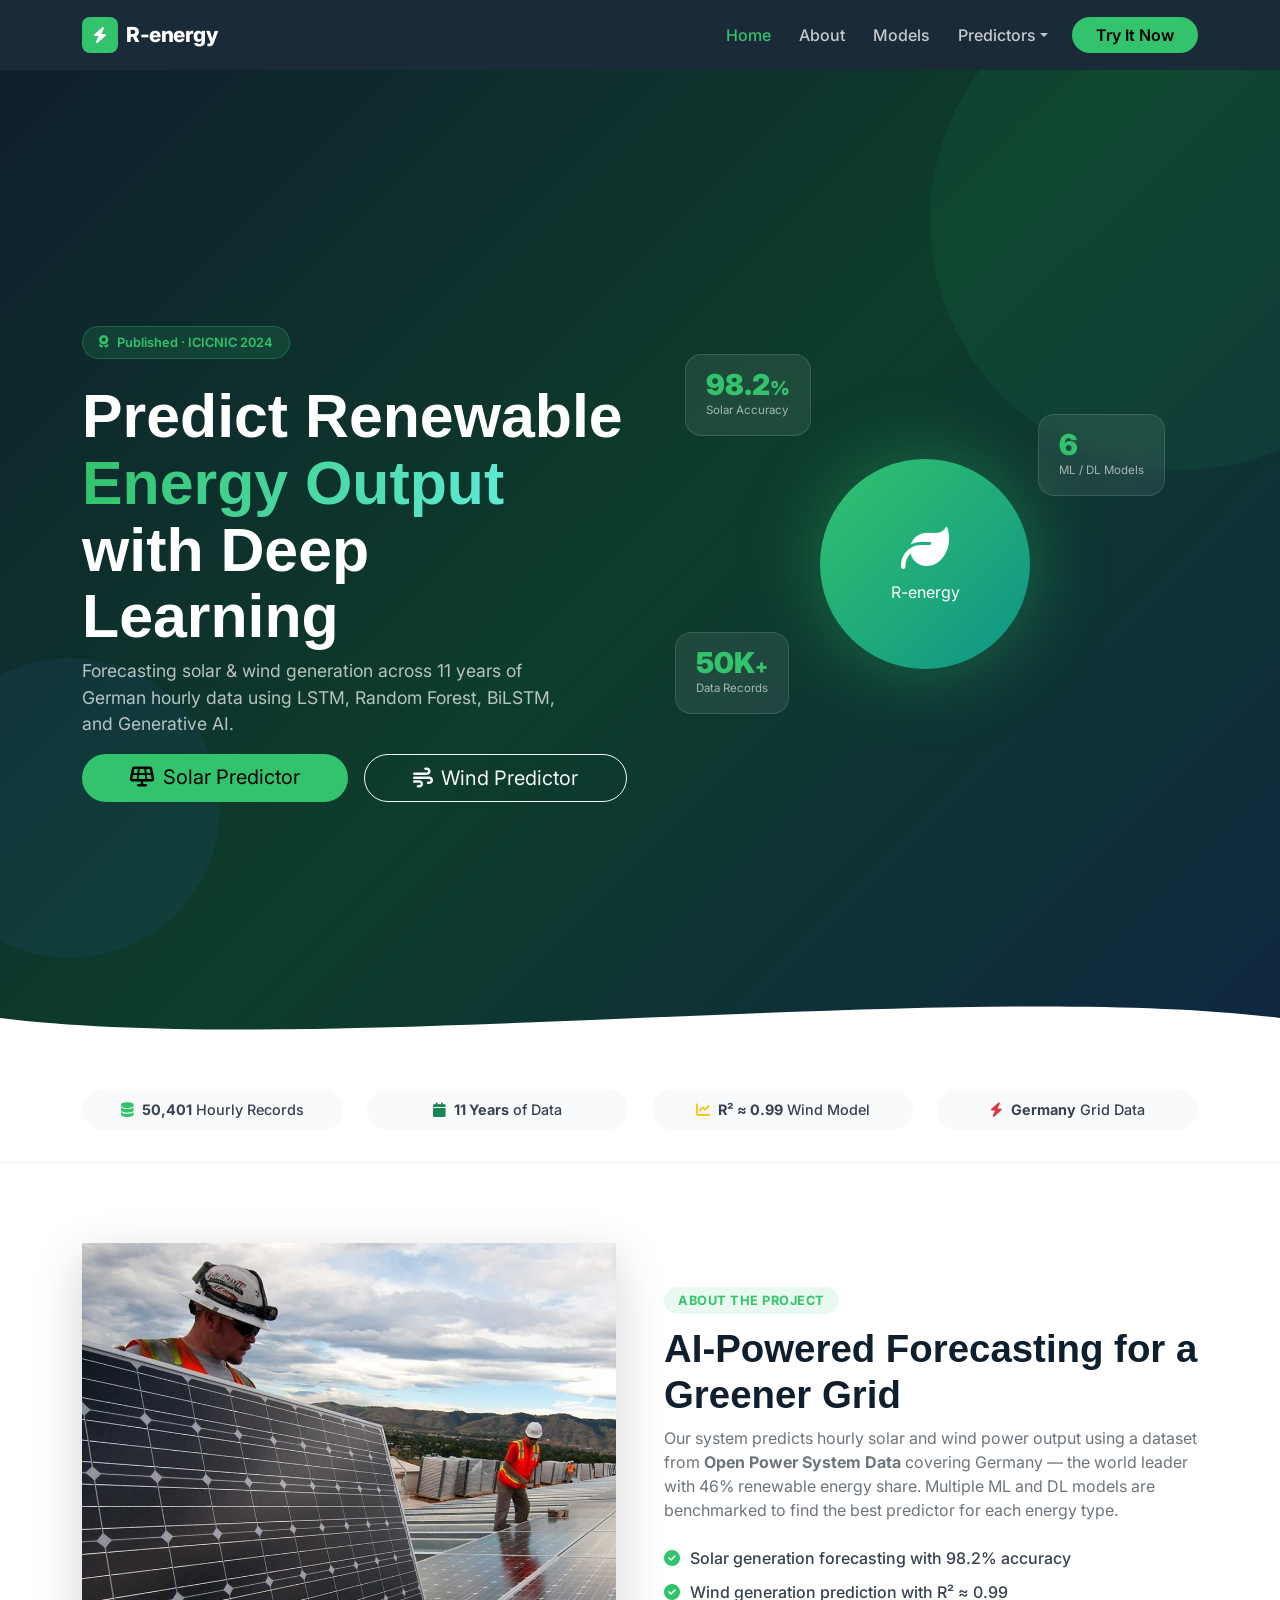
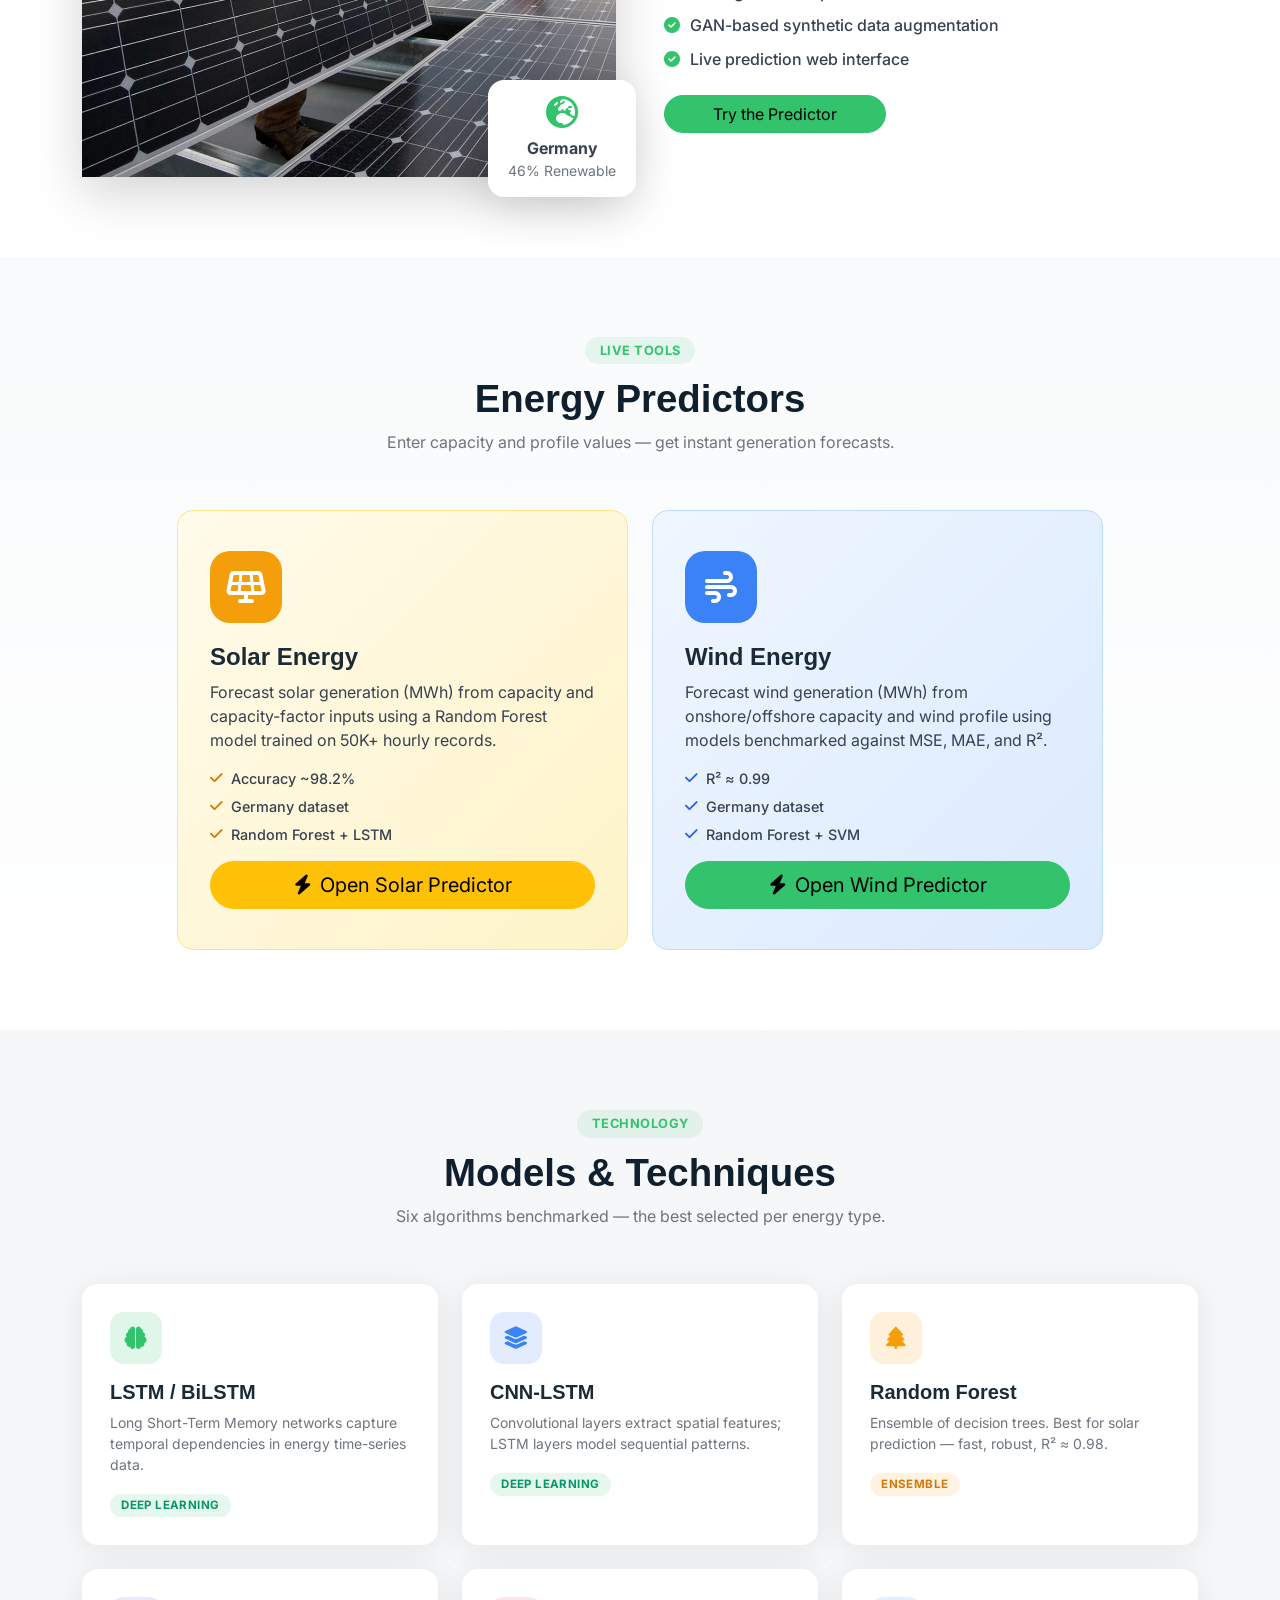
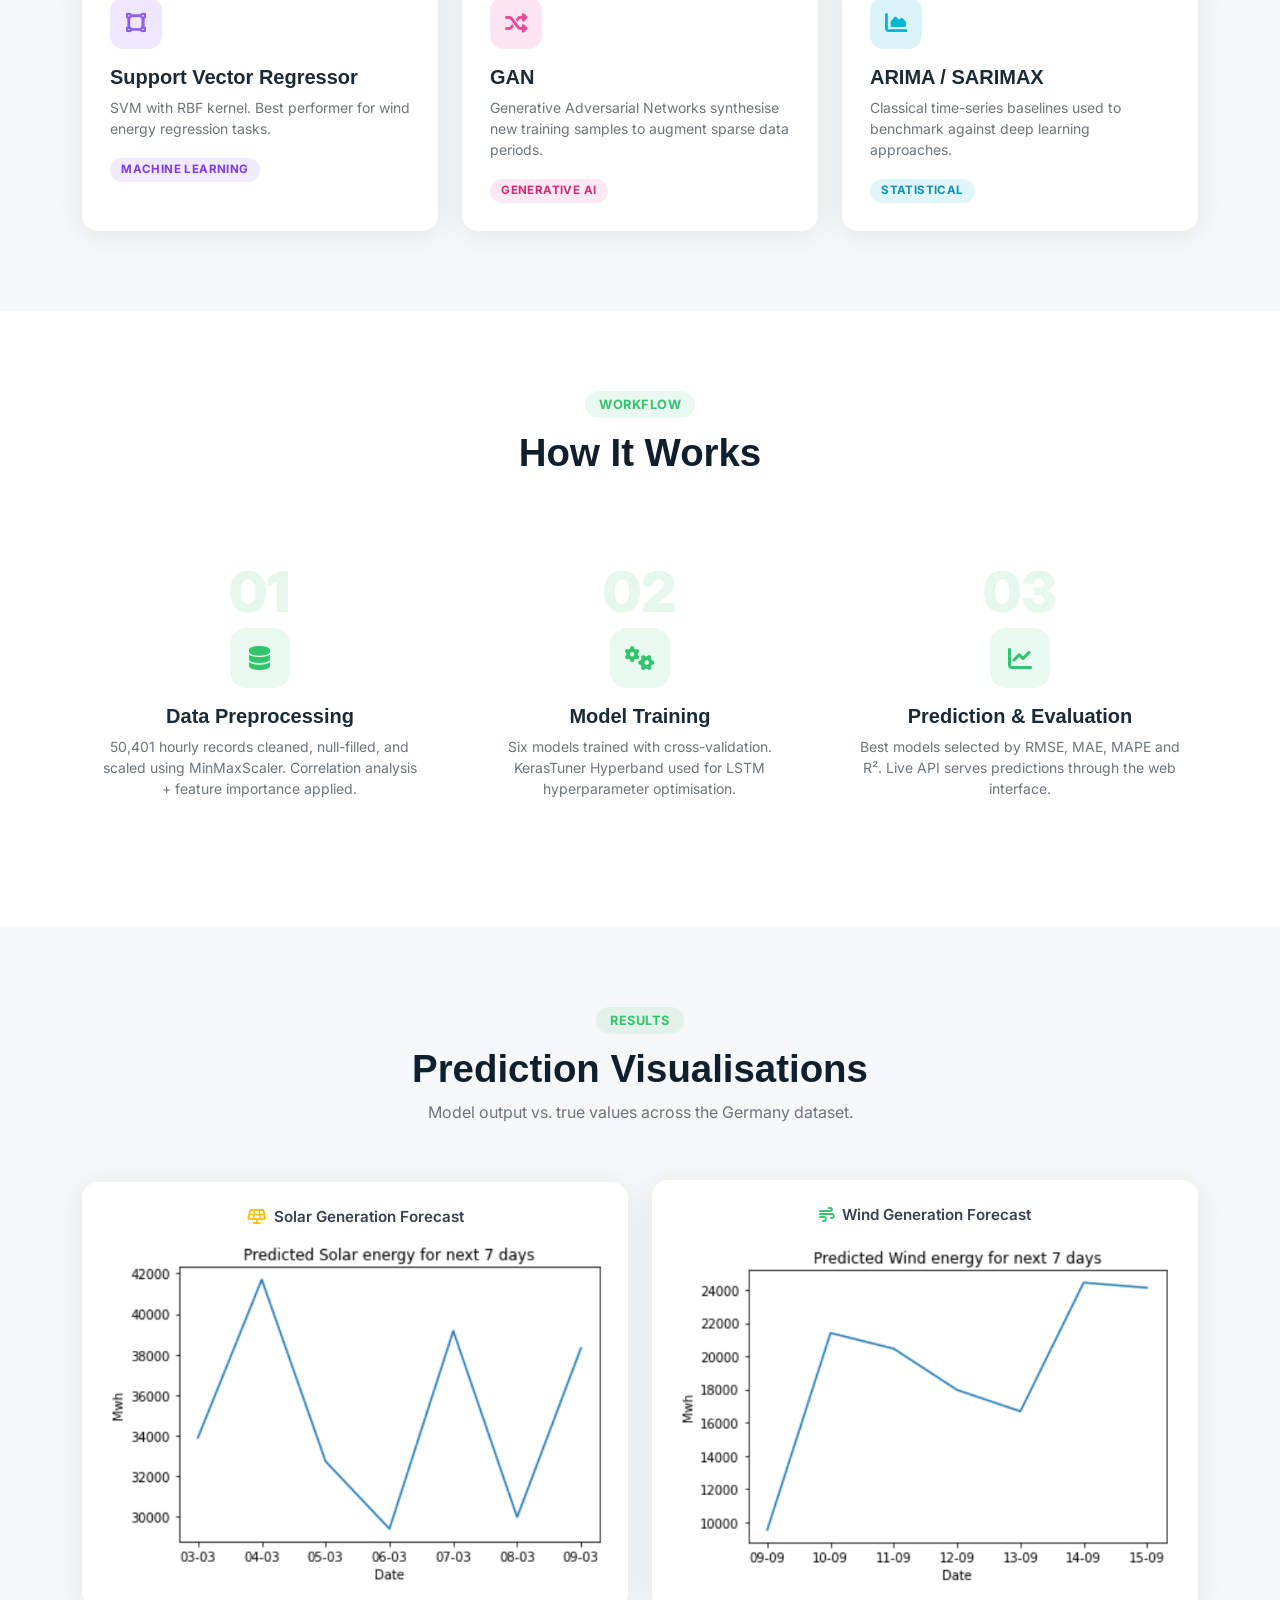
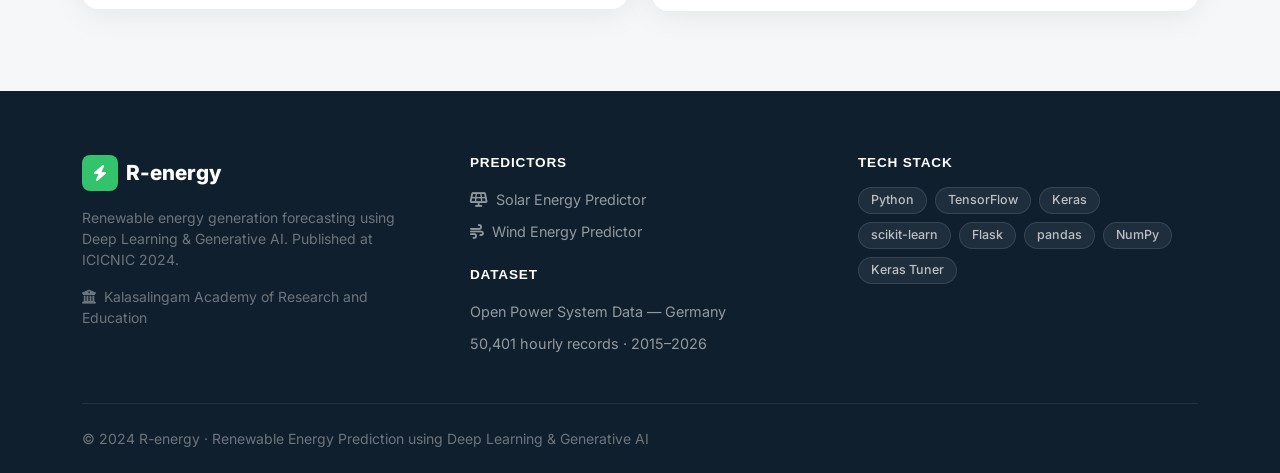
<file: website/index.html>
<!DOCTYPE html>
<html lang="en">

<head>
    <meta charset="utf-8">
    <title>R-energy — Renewable Energy Prediction</title>
    <meta name="viewport" content="width=device-width, initial-scale=1.0">
    <meta name="description" content="Solar and wind energy forecasting using LSTM, Random Forest, and Generative AI on 11 years of German power data.">

    <link rel="preconnect" href="https://fonts.googleapis.com">
    <link rel="preconnect" href="https://fonts.gstatic.com" crossorigin>
    <link href="https://fonts.googleapis.com/css2?family=Inter:wght@400;500;600;700;800;900&display=swap" rel="stylesheet">
    <link href="https://cdnjs.cloudflare.com/ajax/libs/font-awesome/6.4.0/css/all.min.css" rel="stylesheet">
    <link href="css/bootstrap.min.css" rel="stylesheet">
    <link href="css/style.css" rel="stylesheet">
</head>

<body>

<!-- ─── NAVBAR ─── -->
<nav class="navbar navbar-expand-lg navbar-dark ie-navbar sticky-top">
    <div class="container">
        <a class="navbar-brand d-flex align-items-center gap-2" href="index.html">
            <div class="brand-icon"><i class="fa fa-bolt"></i></div>
            <span class="brand-text">R-energy</span>
        </a>
        <button class="navbar-toggler border-0" type="button" data-bs-toggle="collapse" data-bs-target="#nav">
            <span class="navbar-toggler-icon"></span>
        </button>
        <div class="collapse navbar-collapse" id="nav">
            <ul class="navbar-nav ms-auto align-items-lg-center gap-lg-1">
                <li class="nav-item"><a class="nav-link active" href="#hero">Home</a></li>
                <li class="nav-item"><a class="nav-link" href="#about">About</a></li>
                <li class="nav-item"><a class="nav-link" href="#models">Models</a></li>
                <li class="nav-item dropdown">
                    <a class="nav-link dropdown-toggle" href="#" data-bs-toggle="dropdown">Predictors</a>
                    <ul class="dropdown-menu dropdown-menu-end">
                        <li><a class="dropdown-item" href="output.html"><i class="fa fa-solar-panel me-2 text-warning"></i>Solar Predictor</a></li>
                        <li><a class="dropdown-item" href="output_wind.html"><i class="fa fa-wind me-2 text-primary"></i>Wind Predictor</a></li>
                    </ul>
                </li>
                <li class="nav-item ms-lg-2">
                    <a class="btn btn-primary rounded-pill px-4" href="output.html">Try It Now</a>
                </li>
            </ul>
        </div>
    </div>
</nav>

<!-- ─── HERO ─── -->
<section class="ie-hero" id="hero">
    <div class="hero-bg-shapes">
        <div class="shape shape-1"></div>
        <div class="shape shape-2"></div>
        <div class="shape shape-3"></div>
    </div>
    <div class="container position-relative">
        <div class="row align-items-center min-vh-hero">
            <div class="col-lg-6 hero-content">
                <div class="badge-pill mb-4">
                    <i class="fa fa-award me-2"></i>Published · ICICNIC 2024
                </div>
                <h1 class="hero-title">Predict Renewable<br><span class="text-gradient">Energy Output</span><br>with Deep Learning</h1>
                <p class="hero-sub">Forecasting solar &amp; wind generation across 11 years of German hourly data using LSTM, Random Forest, BiLSTM, and Generative AI.</p>
                <div class="hero-actions">
                    <a href="output.html" class="btn btn-primary btn-lg rounded-pill px-5">
                        <i class="fa fa-solar-panel me-2"></i>Solar Predictor
                    </a>
                    <a href="output_wind.html" class="btn btn-outline-light btn-lg rounded-pill px-5">
                        <i class="fa fa-wind me-2"></i>Wind Predictor
                    </a>
                </div>
            </div>
            <div class="col-lg-6 d-none d-lg-flex justify-content-center">
                <div class="hero-visual">
                    <div class="stat-card stat-card-1">
                        <span class="stat-num">98.2<span class="stat-unit">%</span></span>
                        <span class="stat-label">Solar Accuracy</span>
                    </div>
                    <div class="stat-card stat-card-2">
                        <span class="stat-num">50K<span class="stat-unit">+</span></span>
                        <span class="stat-label">Data Records</span>
                    </div>
                    <div class="stat-card stat-card-3">
                        <span class="stat-num">6</span>
                        <span class="stat-label">ML / DL Models</span>
                    </div>
                    <div class="hero-orb">
                        <i class="fa fa-leaf fa-3x"></i>
                        <p class="mb-0 mt-2 fw-semibold">R-energy</p>
                    </div>
                </div>
            </div>
        </div>
    </div>
    <div class="hero-wave">
        <svg viewBox="0 0 1440 80" preserveAspectRatio="none"><path d="M0,40 C360,80 1080,0 1440,40 L1440,80 L0,80 Z" fill="#ffffff"/></svg>
    </div>
</section>

<!-- ─── STATS BAR ─── -->
<section class="ie-stats">
    <div class="container">
        <div class="row g-4 text-center">
            <div class="col-6 col-md-3">
                <div class="stat-pill"><i class="fa fa-database text-primary me-2"></i><strong>50,401</strong> Hourly Records</div>
            </div>
            <div class="col-6 col-md-3">
                <div class="stat-pill"><i class="fa fa-calendar text-success me-2"></i><strong>11 Years</strong> of Data</div>
            </div>
            <div class="col-6 col-md-3">
                <div class="stat-pill"><i class="fa fa-chart-line text-warning me-2"></i><strong>R² ≈ 0.99</strong> Wind Model</div>
            </div>
            <div class="col-6 col-md-3">
                <div class="stat-pill"><i class="fa fa-bolt text-danger me-2"></i><strong>Germany</strong> Grid Data</div>
            </div>
        </div>
    </div>
</section>

<!-- ─── ABOUT ─── -->
<section class="ie-about py-6" id="about">
    <div class="container">
        <div class="row align-items-center g-5">
            <div class="col-lg-6 fade-in-left">
                <div class="about-img-wrap">
                    <img src="img/about.jpg" alt="Renewable energy" class="img-fluid rounded-4 shadow-lg">
                    <div class="about-badge">
                        <i class="fa fa-globe-europe fa-2x text-primary mb-2"></i>
                        <div class="fw-bold">Germany</div>
                        <div class="small text-muted">46% Renewable</div>
                    </div>
                </div>
            </div>
            <div class="col-lg-6 fade-in-right">
                <span class="section-tag">About the Project</span>
                <h2 class="section-title">AI-Powered Forecasting for a Greener Grid</h2>
                <p class="text-muted mb-4">Our system predicts hourly solar and wind power output using a dataset from <strong>Open Power System Data</strong> covering Germany — the world leader with 46% renewable energy share. Multiple ML and DL models are benchmarked to find the best predictor for each energy type.</p>
                <div class="check-list">
                    <div class="check-item"><i class="fa fa-check-circle text-primary"></i>Solar generation forecasting with 98.2% accuracy</div>
                    <div class="check-item"><i class="fa fa-check-circle text-primary"></i>Wind generation prediction with R² ≈ 0.99</div>
                    <div class="check-item"><i class="fa fa-check-circle text-primary"></i>GAN-based synthetic data augmentation</div>
                    <div class="check-item"><i class="fa fa-check-circle text-primary"></i>Live prediction web interface</div>
                </div>
                <a href="output.html" class="btn btn-primary rounded-pill px-5 mt-4">Try the Predictor</a>
            </div>
        </div>
    </div>
</section>

<!-- ─── PREDICTORS ─── -->
<section class="ie-predictors py-6">
    <div class="container">
        <div class="text-center mb-6">
            <span class="section-tag">Live Tools</span>
            <h2 class="section-title">Energy Predictors</h2>
            <p class="text-muted">Enter capacity and profile values — get instant generation forecasts.</p>
        </div>
        <div class="row g-4 justify-content-center">
            <div class="col-md-6 col-lg-5">
                <div class="predictor-card solar-card">
                    <div class="pred-icon"><i class="fa fa-solar-panel"></i></div>
                    <h3>Solar Energy</h3>
                    <p>Forecast solar generation (MWh) from capacity and capacity-factor inputs using a Random Forest model trained on 50K+ hourly records.</p>
                    <ul class="pred-stats">
                        <li><i class="fa fa-check"></i> Accuracy ~98.2%</li>
                        <li><i class="fa fa-check"></i> Germany dataset</li>
                        <li><i class="fa fa-check"></i> Random Forest + LSTM</li>
                    </ul>
                    <a href="output.html" class="btn btn-warning btn-lg rounded-pill px-5 mt-3 w-100">
                        <i class="fa fa-bolt me-2"></i>Open Solar Predictor
                    </a>
                </div>
            </div>
            <div class="col-md-6 col-lg-5">
                <div class="predictor-card wind-card">
                    <div class="pred-icon"><i class="fa fa-wind"></i></div>
                    <h3>Wind Energy</h3>
                    <p>Forecast wind generation (MWh) from onshore/offshore capacity and wind profile using models benchmarked against MSE, MAE, and R².</p>
                    <ul class="pred-stats">
                        <li><i class="fa fa-check"></i> R² ≈ 0.99</li>
                        <li><i class="fa fa-check"></i> Germany dataset</li>
                        <li><i class="fa fa-check"></i> Random Forest + SVM</li>
                    </ul>
                    <a href="output_wind.html" class="btn btn-primary btn-lg rounded-pill px-5 mt-3 w-100">
                        <i class="fa fa-bolt me-2"></i>Open Wind Predictor
                    </a>
                </div>
            </div>
        </div>
    </div>
</section>

<!-- ─── MODELS ─── -->
<section class="ie-models py-6 bg-light" id="models">
    <div class="container">
        <div class="text-center mb-6">
            <span class="section-tag">Technology</span>
            <h2 class="section-title">Models &amp; Techniques</h2>
            <p class="text-muted">Six algorithms benchmarked — the best selected per energy type.</p>
        </div>
        <div class="row g-4">
            <div class="col-sm-6 col-lg-4">
                <div class="model-card">
                    <div class="model-icon" style="--c:#32C36C"><i class="fa fa-brain"></i></div>
                    <h5>LSTM / BiLSTM</h5>
                    <p class="text-muted small">Long Short-Term Memory networks capture temporal dependencies in energy time-series data.</p>
                    <span class="model-badge deep-learning">Deep Learning</span>
                </div>
            </div>
            <div class="col-sm-6 col-lg-4">
                <div class="model-card">
                    <div class="model-icon" style="--c:#3b82f6"><i class="fa fa-layer-group"></i></div>
                    <h5>CNN-LSTM</h5>
                    <p class="text-muted small">Convolutional layers extract spatial features; LSTM layers model sequential patterns.</p>
                    <span class="model-badge deep-learning">Deep Learning</span>
                </div>
            </div>
            <div class="col-sm-6 col-lg-4">
                <div class="model-card">
                    <div class="model-icon" style="--c:#f59e0b"><i class="fa fa-tree"></i></div>
                    <h5>Random Forest</h5>
                    <p class="text-muted small">Ensemble of decision trees. Best for solar prediction — fast, robust, R² ≈ 0.98.</p>
                    <span class="model-badge ensemble">Ensemble</span>
                </div>
            </div>
            <div class="col-sm-6 col-lg-4">
                <div class="model-card">
                    <div class="model-icon" style="--c:#8b5cf6"><i class="fa fa-vector-square"></i></div>
                    <h5>Support Vector Regressor</h5>
                    <p class="text-muted small">SVM with RBF kernel. Best performer for wind energy regression tasks.</p>
                    <span class="model-badge ml">Machine Learning</span>
                </div>
            </div>
            <div class="col-sm-6 col-lg-4">
                <div class="model-card">
                    <div class="model-icon" style="--c:#ec4899"><i class="fa fa-random"></i></div>
                    <h5>GAN</h5>
                    <p class="text-muted small">Generative Adversarial Networks synthesise new training samples to augment sparse data periods.</p>
                    <span class="model-badge generative">Generative AI</span>
                </div>
            </div>
            <div class="col-sm-6 col-lg-4">
                <div class="model-card">
                    <div class="model-icon" style="--c:#06b6d4"><i class="fa fa-chart-area"></i></div>
                    <h5>ARIMA / SARIMAX</h5>
                    <p class="text-muted small">Classical time-series baselines used to benchmark against deep learning approaches.</p>
                    <span class="model-badge classical">Statistical</span>
                </div>
            </div>
        </div>
    </div>
</section>

<!-- ─── HOW IT WORKS ─── -->
<section class="ie-how py-6">
    <div class="container">
        <div class="text-center mb-6">
            <span class="section-tag">Workflow</span>
            <h2 class="section-title">How It Works</h2>
        </div>
        <div class="row g-4 text-center">
            <div class="col-md-4">
                <div class="how-step">
                    <div class="step-num">01</div>
                    <div class="step-icon"><i class="fa fa-database"></i></div>
                    <h5>Data Preprocessing</h5>
                    <p class="text-muted small">50,401 hourly records cleaned, null-filled, and scaled using MinMaxScaler. Correlation analysis + feature importance applied.</p>
                </div>
            </div>
            <div class="col-md-4">
                <div class="how-step">
                    <div class="step-num">02</div>
                    <div class="step-icon"><i class="fa fa-cogs"></i></div>
                    <h5>Model Training</h5>
                    <p class="text-muted small">Six models trained with cross-validation. KerasTuner Hyperband used for LSTM hyperparameter optimisation.</p>
                </div>
            </div>
            <div class="col-md-4">
                <div class="how-step">
                    <div class="step-num">03</div>
                    <div class="step-icon"><i class="fa fa-chart-line"></i></div>
                    <h5>Prediction &amp; Evaluation</h5>
                    <p class="text-muted small">Best models selected by RMSE, MAE, MAPE and R². Live API serves predictions through the web interface.</p>
                </div>
            </div>
        </div>
    </div>
</section>

<!-- ─── GRAPHS ─── -->
<section class="ie-graphs py-6 bg-light">
    <div class="container">
        <div class="text-center mb-6">
            <span class="section-tag">Results</span>
            <h2 class="section-title">Prediction Visualisations</h2>
            <p class="text-muted">Model output vs. true values across the Germany dataset.</p>
        </div>
        <div class="row g-4 align-items-center">
            <div class="col-md-6 text-center">
                <div class="graph-card">
                    <div class="graph-label"><i class="fa fa-solar-panel text-warning me-2"></i>Solar Generation Forecast</div>
                    <img src="img/graph1.png" alt="Solar prediction graph" class="img-fluid rounded-3">
                </div>
            </div>
            <div class="col-md-6 text-center">
                <div class="graph-card">
                    <div class="graph-label"><i class="fa fa-wind text-primary me-2"></i>Wind Generation Forecast</div>
                    <img src="img/graph2.png" alt="Wind prediction graph" class="img-fluid rounded-3">
                </div>
            </div>
        </div>
    </div>
</section>

<!-- ─── FOOTER ─── -->
<footer class="ie-footer">
    <div class="container">
        <div class="row g-5">
            <div class="col-lg-4">
                <div class="footer-brand">
                    <div class="brand-icon"><i class="fa fa-bolt"></i></div>
                    <span class="brand-text">R-energy</span>
                </div>
                <p class="text-muted mt-3 small">Renewable energy generation forecasting using Deep Learning &amp; Generative AI. Published at ICICNIC 2024.</p>
                <p class="text-muted small"><i class="fa fa-university me-2"></i>Kalasalingam Academy of Research and Education</p>
            </div>
            <div class="col-lg-4">
                <h6 class="footer-heading">Predictors</h6>
                <ul class="footer-links">
                    <li><a href="output.html"><i class="fa fa-solar-panel me-2"></i>Solar Energy Predictor</a></li>
                    <li><a href="output_wind.html"><i class="fa fa-wind me-2"></i>Wind Energy Predictor</a></li>
                </ul>
                <h6 class="footer-heading mt-4">Dataset</h6>
                <ul class="footer-links">
                    <li><a href="#about">Open Power System Data — Germany</a></li>
                    <li><a href="#models">50,401 hourly records · 2015–2026</a></li>
                </ul>
            </div>
            <div class="col-lg-4">
                <h6 class="footer-heading">Tech Stack</h6>
                <div class="tech-tags">
                    <span>Python</span><span>TensorFlow</span><span>Keras</span>
                    <span>scikit-learn</span><span>Flask</span><span>pandas</span>
                    <span>NumPy</span><span>Keras Tuner</span>
                </div>
            </div>
        </div>
        <div class="footer-bottom">
            <p class="text-muted small mb-0">&copy; 2024 R-energy · Renewable Energy Prediction using Deep Learning &amp; Generative AI</p>
        </div>
    </div>
</footer>

<!-- Back to Top -->
<a href="#" class="back-to-top" id="backToTop"><i class="fa fa-arrow-up"></i></a>

<script src="https://cdn.jsdelivr.net/npm/bootstrap@5.3.0/dist/js/bootstrap.bundle.min.js"></script>
<script>
    // Back to top
    const btt = document.getElementById('backToTop');
    window.addEventListener('scroll', () => {
        btt.classList.toggle('show', window.scrollY > 400);
    });
    btt.addEventListener('click', e => { e.preventDefault(); window.scrollTo({ top: 0, behavior: 'smooth' }); });

    // Fade-in on scroll
    const observer = new IntersectionObserver(entries => {
        entries.forEach(e => { if (e.isIntersecting) { e.target.classList.add('visible'); observer.unobserve(e.target); } });
    }, { threshold: 0.05, rootMargin: '0px 0px -40px 0px' });
    document.querySelectorAll('.fade-in-left, .fade-in-right, .model-card, .how-step, .predictor-card, .graph-card').forEach(el => observer.observe(el));
    // Safety fallback: reveal all after 1.5s in case observer doesn't fire
    setTimeout(() => {
        document.querySelectorAll('.fade-in-left, .fade-in-right, .model-card, .how-step, .predictor-card, .graph-card').forEach(el => el.classList.add('visible'));
    }, 1500);
</script>
</body>
</html>
</file>
<file: website/css/style.css>
/* ─── Variables ─── */
:root {
    --primary:   #32C36C;
    --primary-d: #27a75b;
    --dark:      #0f1f2e;
    --dark-2:    #1A2A36;
    --light:     #f8fafb;
    --text:      #374151;
    --muted:     #6b7280;
    --solar:     #f59e0b;
    --wind:      #3b82f6;
    --radius:    16px;
    --shadow:    0 4px 32px rgba(0,0,0,.08);
    --shadow-lg: 0 12px 48px rgba(0,0,0,.14);
}

/* ─── Base ─── */
*, *::before, *::after { box-sizing: border-box; }
html { scroll-behavior: smooth; }
body { font-family: 'Inter', sans-serif; color: var(--text); background: #fff; }
.py-6 { padding-top: 5rem; padding-bottom: 5rem; }
.mb-6 { margin-bottom: 3.5rem; }

/* ─── Navbar ─── */
.ie-navbar {
    background: rgba(15,31,46,.95);
    backdrop-filter: blur(12px);
    padding: .75rem 0;
    transition: background .3s;
}
.ie-navbar .brand-icon {
    width: 36px; height: 36px;
    background: var(--primary);
    border-radius: 8px;
    display: flex; align-items: center; justify-content: center;
    color: #fff; font-size: 16px;
}
.ie-navbar .brand-text { font-weight: 800; font-size: 1.3rem; color: #fff; letter-spacing: -0.5px; }
.ie-navbar .nav-link { color: rgba(255,255,255,.75) !important; font-weight: 500; transition: color .2s; padding: .5rem .75rem !important; }
.ie-navbar .nav-link:hover, .ie-navbar .nav-link.active { color: var(--primary) !important; }
.ie-navbar .dropdown-menu { background: var(--dark-2); border: 1px solid rgba(255,255,255,.08); border-radius: 12px; padding: .5rem; }
.ie-navbar .dropdown-item { color: rgba(255,255,255,.8); border-radius: 8px; padding: .5rem .75rem; transition: .2s; }
.ie-navbar .dropdown-item:hover { background: rgba(50,195,108,.15); color: var(--primary); }
.ie-navbar .btn-primary { background: var(--primary); border: none; font-weight: 600; }
.ie-navbar .btn-primary:hover { background: var(--primary-d); }

/* ─── Hero ─── */
.ie-hero {
    position: relative;
    background: linear-gradient(135deg, var(--dark) 0%, #0d3d2b 50%, #0f2640 100%);
    overflow: hidden;
    padding: 5rem 0 0;
}
.min-vh-hero { min-height: 92vh; }
.hero-bg-shapes { position: absolute; inset: 0; pointer-events: none; }
.shape {
    position: absolute;
    border-radius: 50%;
    opacity: .07;
    animation: float 8s ease-in-out infinite;
}
.shape-1 { width: 500px; height: 500px; background: var(--primary); top: -100px; right: -150px; animation-delay: 0s; }
.shape-2 { width: 300px; height: 300px; background: var(--wind); bottom: 10%; left: -80px; animation-delay: 2s; }
.shape-3 { width: 200px; height: 200px; background: var(--solar); top: 40%; right: 20%; animation-delay: 4s; }
@keyframes float {
    0%, 100% { transform: translateY(0) scale(1); }
    50%       { transform: translateY(-20px) scale(1.04); }
}
.badge-pill {
    display: inline-flex; align-items: center;
    background: rgba(50,195,108,.15);
    color: var(--primary);
    border: 1px solid rgba(50,195,108,.3);
    border-radius: 100px;
    padding: .35rem 1rem;
    font-size: .8rem; font-weight: 600;
    animation: fadeDown .6s ease both;
}
.hero-title {
    font-size: clamp(2.2rem, 5vw, 3.8rem);
    font-weight: 900;
    color: #fff;
    line-height: 1.1;
    animation: fadeDown .7s .1s ease both;
}
.text-gradient {
    background: linear-gradient(90deg, var(--primary), #5eead4);
    -webkit-background-clip: text;
    -webkit-text-fill-color: transparent;
}
.hero-sub {
    color: rgba(255,255,255,.7);
    font-size: 1.1rem;
    max-width: 500px;
    animation: fadeDown .7s .2s ease both;
}
.hero-actions { display: flex; gap: 1rem; flex-wrap: wrap; animation: fadeDown .7s .3s ease both; }
.hero-actions .btn-primary { background: var(--primary); border: none; }
.hero-actions .btn-primary:hover { background: var(--primary-d); }

/* Hero visual */
.hero-visual {
    position: relative;
    width: 420px; height: 420px;
    animation: fadeUp .9s .2s ease both;
}
.hero-orb {
    position: absolute; inset: 25%;
    background: linear-gradient(135deg, var(--primary), #0d9488);
    border-radius: 50%;
    display: flex; flex-direction: column; align-items: center; justify-content: center;
    color: #fff;
    box-shadow: 0 0 80px rgba(50,195,108,.4);
    animation: pulse-orb 3s ease-in-out infinite;
}
@keyframes pulse-orb { 0%,100% { box-shadow: 0 0 80px rgba(50,195,108,.4); } 50% { box-shadow: 0 0 120px rgba(50,195,108,.6); } }
.stat-card {
    position: absolute;
    background: rgba(255,255,255,.08);
    backdrop-filter: blur(10px);
    border: 1px solid rgba(255,255,255,.12);
    border-radius: 16px;
    padding: 1rem 1.25rem;
    color: #fff;
    display: flex; flex-direction: column;
    animation: float 6s ease-in-out infinite;
}
.stat-card-1 { top: 0; left: -30px; animation-delay: 0s; }
.stat-card-2 { bottom: 60px; left: -40px; animation-delay: 1.5s; }
.stat-card-3 { top: 60px; right: -30px; animation-delay: 3s; }
.stat-num { font-size: 1.8rem; font-weight: 900; color: var(--primary); line-height: 1; }
.stat-unit { font-size: 1.2rem; }
.stat-label { font-size: .72rem; color: rgba(255,255,255,.6); margin-top: 2px; }

/* Hero wave */
.hero-wave { line-height: 0; margin-bottom: -1px; }
.hero-wave svg { display: block; width: 100%; height: 80px; }

/* ─── Stats bar ─── */
.ie-stats { padding: 2rem 0; background: #fff; border-bottom: 1px solid #f0f0f0; }
.stat-pill {
    background: var(--light);
    border-radius: 100px;
    padding: .6rem 1.25rem;
    font-size: .9rem;
    font-weight: 500;
    white-space: nowrap;
}

/* ─── Section labels ─── */
.section-tag {
    display: inline-block;
    background: rgba(50,195,108,.1);
    color: var(--primary);
    border-radius: 100px;
    padding: .25rem .9rem;
    font-size: .8rem; font-weight: 700;
    text-transform: uppercase; letter-spacing: .5px;
    margin-bottom: .75rem;
}
.section-title { font-size: clamp(1.6rem, 3vw, 2.4rem); font-weight: 800; color: var(--dark); line-height: 1.2; }

/* ─── About ─── */
.ie-about { background: #fff; }
.about-img-wrap { position: relative; display: inline-block; }
.about-badge {
    position: absolute;
    bottom: -20px; right: -20px;
    background: #fff;
    border-radius: 16px;
    box-shadow: var(--shadow-lg);
    padding: 1rem 1.25rem;
    text-align: center;
    min-width: 100px;
}
.check-list { display: flex; flex-direction: column; gap: .6rem; }
.check-item { display: flex; align-items: center; gap: .6rem; font-weight: 500; }
.check-item i { font-size: 1rem; }

/* ─── Predictors ─── */
.ie-predictors { background: linear-gradient(180deg, #f8fafb 0%, #fff 100%); }
.predictor-card {
    border-radius: var(--radius);
    padding: 2.5rem 2rem;
    height: 100%;
    transition: transform .3s, box-shadow .3s;
}
.predictor-card:hover { transform: translateY(-6px); box-shadow: var(--shadow-lg); }
.solar-card { background: linear-gradient(135deg, #fffbeb, #fef3c7); border: 1px solid #fde68a; }
.wind-card  { background: linear-gradient(135deg, #eff6ff, #dbeafe); border: 1px solid #bfdbfe; }
.pred-icon {
    width: 72px; height: 72px;
    border-radius: 20px;
    display: flex; align-items: center; justify-content: center;
    font-size: 2rem;
    margin-bottom: 1.25rem;
}
.solar-card .pred-icon { background: #f59e0b; color: #fff; }
.wind-card  .pred-icon { background: #3b82f6; color: #fff; }
.predictor-card h3 { font-weight: 800; font-size: 1.5rem; }
.pred-stats { list-style: none; padding: 0; margin: 1rem 0 0; display: flex; flex-direction: column; gap: .4rem; }
.pred-stats li { display: flex; align-items: center; gap: .5rem; font-size: .9rem; font-weight: 500; }
.pred-stats i { color: var(--primary); }
.solar-card .pred-stats i { color: #d97706; }
.wind-card  .pred-stats i { color: #2563eb; }

/* ─── Models ─── */
.ie-models { background: var(--light); }
.model-card {
    background: #fff;
    border-radius: var(--radius);
    padding: 1.75rem;
    box-shadow: var(--shadow);
    transition: transform .3s, box-shadow .3s;
    height: 100%;
}
.model-card:hover { transform: translateY(-4px); box-shadow: var(--shadow-lg); }
.model-icon {
    width: 52px; height: 52px;
    border-radius: 14px;
    background: color-mix(in srgb, var(--c) 15%, white);
    color: var(--c);
    display: flex; align-items: center; justify-content: center;
    font-size: 1.4rem;
    margin-bottom: 1rem;
}
.model-badge {
    display: inline-block;
    border-radius: 100px;
    padding: .2rem .7rem;
    font-size: .72rem; font-weight: 700; text-transform: uppercase; letter-spacing: .4px;
}
.deep-learning { background: rgba(50,195,108,.12); color: #059669; }
.ensemble      { background: rgba(245,158,11,.12); color: #d97706; }
.ml            { background: rgba(139,92,246,.12);  color: #7c3aed; }
.generative    { background: rgba(236,72,153,.12); color: #db2777; }
.classical     { background: rgba(6,182,212,.12);  color: #0891b2; }

/* ─── How It Works ─── */
.ie-how { background: #fff; }
.how-step { padding: 2rem 1rem; }
.step-num {
    font-size: 3.5rem; font-weight: 900;
    color: rgba(50,195,108,.12);
    line-height: 1; margin-bottom: .5rem;
}
.step-icon {
    width: 60px; height: 60px;
    background: rgba(50,195,108,.1);
    color: var(--primary);
    border-radius: 16px;
    display: flex; align-items: center; justify-content: center;
    font-size: 1.5rem;
    margin: 0 auto 1rem;
}

/* ─── Graphs ─── */
.ie-graphs { background: var(--light); }
.graph-card { background: #fff; border-radius: var(--radius); padding: 1.5rem; box-shadow: var(--shadow); transition: transform .3s; }
.graph-card:hover { transform: translateY(-4px); }
.graph-label { font-weight: 600; margin-bottom: 1rem; font-size: .95rem; }

/* ─── Footer ─── */
.ie-footer {
    background: var(--dark);
    color: rgba(255,255,255,.7);
    padding: 4rem 0 0;
}
.ie-footer .brand-icon { width: 36px; height: 36px; background: var(--primary); border-radius: 8px; display: flex; align-items: center; justify-content: center; color: #fff; font-size: 16px; }
.ie-footer .brand-text { font-weight: 800; font-size: 1.3rem; color: #fff; margin-left: .5rem; }
.ie-footer .footer-brand { display: flex; align-items: center; }
.footer-heading { color: #fff; font-weight: 700; font-size: .85rem; text-transform: uppercase; letter-spacing: .8px; margin-bottom: 1rem; }
.footer-links { list-style: none; padding: 0; margin: 0; display: flex; flex-direction: column; gap: .5rem; }
.footer-links a { color: rgba(255,255,255,.55); text-decoration: none; font-size: .9rem; transition: color .2s; }
.footer-links a:hover { color: var(--primary); }
.tech-tags { display: flex; flex-wrap: wrap; gap: .5rem; }
.tech-tags span {
    background: rgba(255,255,255,.07);
    border: 1px solid rgba(255,255,255,.1);
    color: rgba(255,255,255,.7);
    border-radius: 100px;
    padding: .2rem .75rem;
    font-size: .78rem; font-weight: 500;
}
.footer-bottom { border-top: 1px solid rgba(255,255,255,.08); margin-top: 3rem; padding: 1.5rem 0; }

/* ─── Back to Top ─── */
.back-to-top {
    position: fixed; bottom: 2rem; right: 2rem;
    width: 44px; height: 44px;
    background: var(--primary); color: #fff;
    border-radius: 12px;
    display: flex; align-items: center; justify-content: center;
    font-size: 1rem;
    box-shadow: 0 4px 16px rgba(50,195,108,.4);
    opacity: 0; pointer-events: none;
    transition: opacity .3s, transform .3s;
    z-index: 999; text-decoration: none;
}
.back-to-top.show { opacity: 1; pointer-events: auto; }
.back-to-top:hover { background: var(--primary-d); transform: translateY(-3px); color: #fff; }

/* ─── Animations ─── */
@keyframes fadeDown {
    from { opacity: 0; transform: translateY(-20px); }
    to   { opacity: 1; transform: translateY(0); }
}
@keyframes fadeUp {
    from { opacity: 0; transform: translateY(30px); }
    to   { opacity: 1; transform: translateY(0); }
}
.fade-in-left  { opacity: 0; transform: translateX(-30px); transition: opacity .7s, transform .7s; }
.fade-in-right { opacity: 0; transform: translateX( 30px); transition: opacity .7s, transform .7s; }
.model-card, .how-step, .predictor-card, .graph-card { opacity: 0; transform: translateY(20px); transition: opacity .6s, transform .6s; }
.fade-in-left.visible, .fade-in-right.visible,
.model-card.visible, .how-step.visible,
.predictor-card.visible, .graph-card.visible {
    opacity: 1; transform: none;
}
/* Fallback: if JS hasn't run or user prefers no motion, always show content */
@media (prefers-reduced-motion: reduce) {
    .fade-in-left, .fade-in-right,
    .model-card, .how-step, .predictor-card, .graph-card {
        opacity: 1; transform: none; transition: none;
    }
}

/* ─── Responsive ─── */
@media (max-width: 991px) {
    .hero-visual { display: none; }
    .min-vh-hero { min-height: auto; padding: 3rem 0 2rem; }
    .about-badge { display: none; }
}
@media (max-width: 576px) {
    .hero-actions .btn { width: 100%; justify-content: center; }
}
</file>
